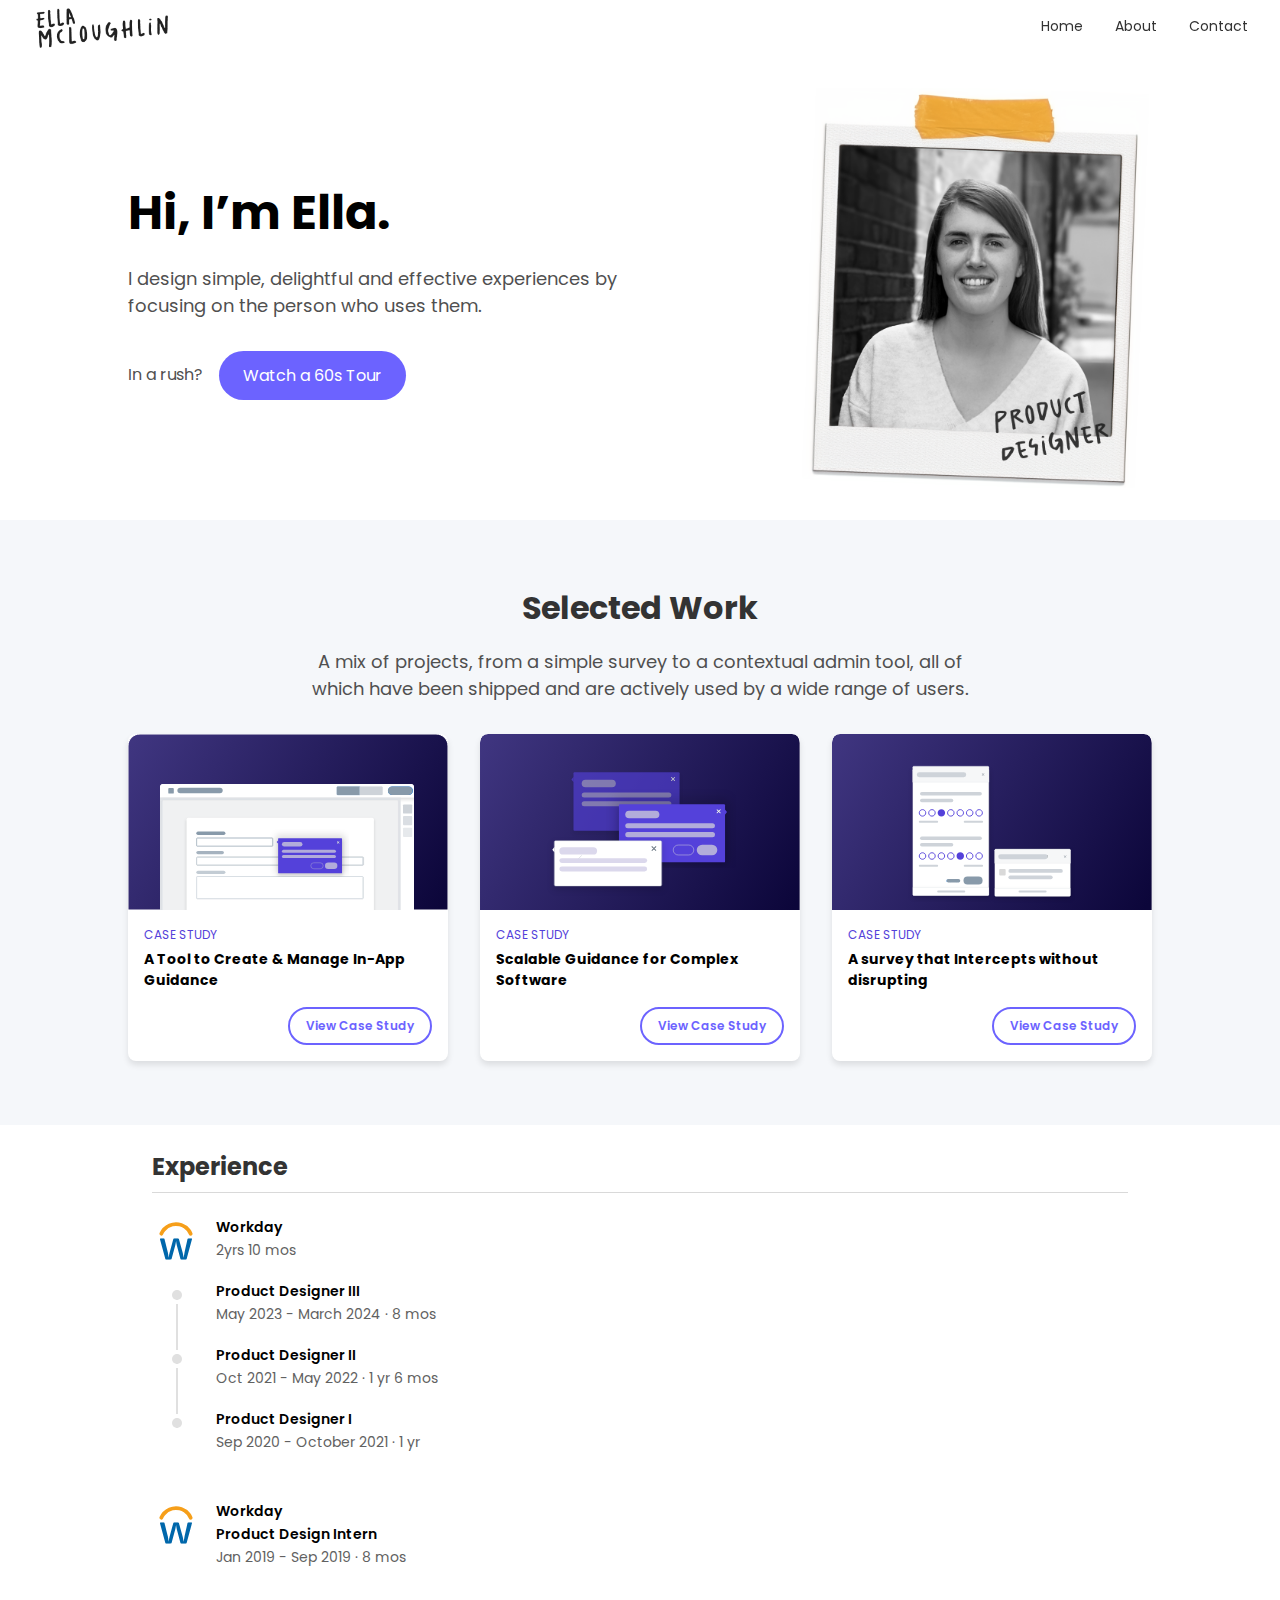
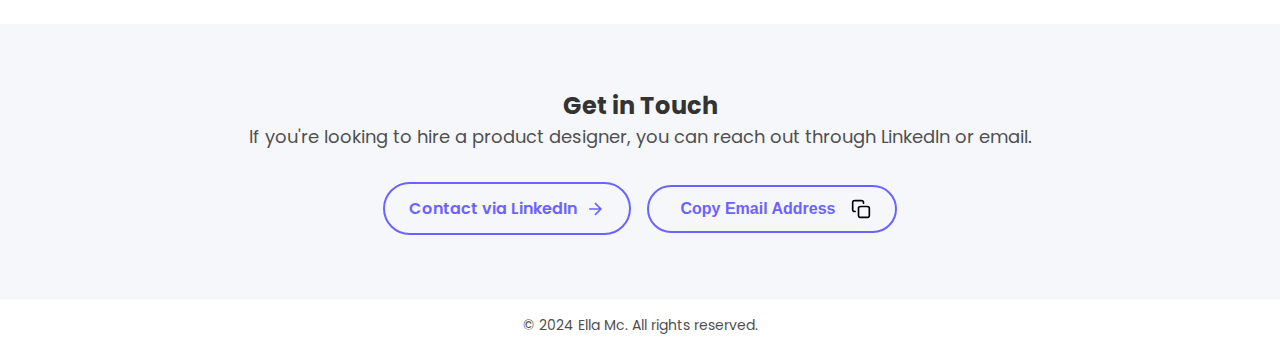
<file: index.html>
<!DOCTYPE html>
<html lang="en">
<head>
    <meta charset="UTF-8">
    <meta name="viewport" content="width=device-width, initial-scale=1.0">
    <title>Ella Mc | Design Portfolio</title>
    <link href="https://fonts.googleapis.com/css2?family=Poppins:wght@400;600&display=swap" rel="stylesheet">
    <link rel="stylesheet" href="style.css">
    <link rel="stylesheet" href="global.css">
</head>
<body>
<!-- Nav Bar -->
    <nav class="navbar">
        <a href="#" class="logo"><img src="./images/long-logo.png" height="40px" width="auto"></a>
        <div class="nav-links">
            <a href="#home" class="active">Home</a>
            <a href="#about">About</a>
            <a href="#contact">Contact</a>
        </div>
        <div class="hamburger">
            <div></div>
            <div></div>
            <div></div>
        </div>
    </nav>
<!-- Hero Section -->
    <section class="hero">
        <div class="hero-content">
            <div class="hero-text">
                <h1>Hi, I’m Ella.</h1>
                <p>I design simple, delightful and effective experiences by focusing on the person who uses them.</p>
                <div class="cta">
                    <span>In a rush?</span>
                    <a href="#" class="btn-primary">Watch a 60s Tour</a>
                </div>
            </div>
            <div class="hero-image">
                <img src="./images/profile-image.png" width="auto" height="400px">
            </div>
        </div>
    </section>
<!-- Selected Work Section -->
    <section class="selected-work">
        <div class="container">
            <h2>Selected Work</h2>
            <p>A mix of projects, from a simple survey to a contextual admin tool, all of which have been shipped and are actively used by a wide range of users.</p>
            <div class="cards">
                <div class="card">
                    <img src="./images/case-study-1.svg" alt="Work 1" width="311px" height="auto">
                    <h5 class="case-study">CASE STUDY</h5>
                    <h4 class="info">A Tool to Create & Manage In-App Guidance</h4>
                    <a href="./pages/case-study-1.html" class="btn-secondary-s">View Case Study</a>
                </div>
                <div class="card">
                    <img src="./images/case-study-2.svg" alt="Work 2" width="311px" height="auto">
                    <h5 class="case-study">CASE STUDY</h5>
                    <h4 class="info">Scalable Guidance for Complex Software</h4>
                    <a href="./pages/case-study-2.html" class="btn-secondary-s">View Case Study</a>
                </div>
                <div class="card">
                    <img src="./images/case-study-3.svg" alt="Work 3" width="311px" height="auto">
                    <h5 class="case-study">CASE STUDY</h5>
                    <h4 class="info">A survey that Intercepts without disrupting </h4>
                    <a href="./pages/case-study-3.html" class="btn-secondary-s">View Case Study</a>
                </div>
            </div>
        </div>
    </section>
<!-- Experience Section -->
    <div class="experience-section">
        <h3 class="section-title">Experience</h3>
        <div class="experience-item">
          <div class="timeline-container">
            <img src="./images/workday.svg" alt="Company Logo" class="company-logo">
            <div class="timeline">
              <div class="timeline-dot"></div>
              <div class="timeline-dot"></div>
              <div class="timeline-dot"></div>
            </div>
          </div>
          <div class="company-details">
            <h4 class="company-name">Workday</h4>
            <h5 class="employment-duration">2yrs 10 mos</h5>
            
            <div class="job-container">
              <h4 class="job-title">Product Designer III</h4>
              <h5 class="job-duration">May 2023 - March 2024 · 8 mos</h5>
            </div>
            
            <div class="job-container">
              <h4 class="job-title">Product Designer II</h4>
              <h5 class="job-duration">Oct 2021 - May 2022 · 1 yr 6 mos</h5>
            </div>
            
            <div class="job-container">
              <h4 class="job-title">Product Designer I</h4>
              <h5 class="job-duration">Sep 2020 - October 2021 · 1 yr</h5>
            </div>
          </div>
        </div>
        <div class="experience-item">
            <div class="timeline-container-empty">
              <img src="./images/workday.svg" alt="Company Logo" class="company-logo">
            </div>
            <div class="company-details">
              <h4 class="company-name">Workday </h4>
              <h4 class="job-title">Product Design Intern</h4>
              <h5 class="employment-duration">Jan 2019 - Sep 2019 · 8 mos</h5>
            </div>
          </div>
      </div>
<!-- Contact Me Section -->
<section id="contact" class="contact-section">
  <div class="container">
      <h3>Get in Touch</h3>
      <p>If you're looking to hire a product designer, you can reach out through LinkedIn or email.</p>
      <div class="contact-buttons">
          <a href="https://www.linkedin.com/in/yourprofile" target="_blank" rel="noopener noreferrer" class="btn-secondary-l">
              Contact via LinkedIn
              <svg class="icon" viewBox="0 0 24 24" xmlns="http://www.w3.org/2000/svg">
                  <path d="M5 12h14M12 5l7 7-7 7"/>
              </svg>
          </a>
          <button class="btn-secondary-l" id="emailContainer">
            <p id="emailAddress">Copy Email Address</p>
            <img src="./images/copy.svg" alt="Copy icon" class="icon">
            <span class="copy-feedback">Email Copied</span>
        </button>
      </div>    
  </div>
</section>

 <!-- Footer -->
    <footer>
        <div class="container">
            <p>&copy; 2024 Ella Mc. All rights reserved.</p>
        </div>
    </footer>

    <script src="script.js"></script>
</body>
</html>
</file>
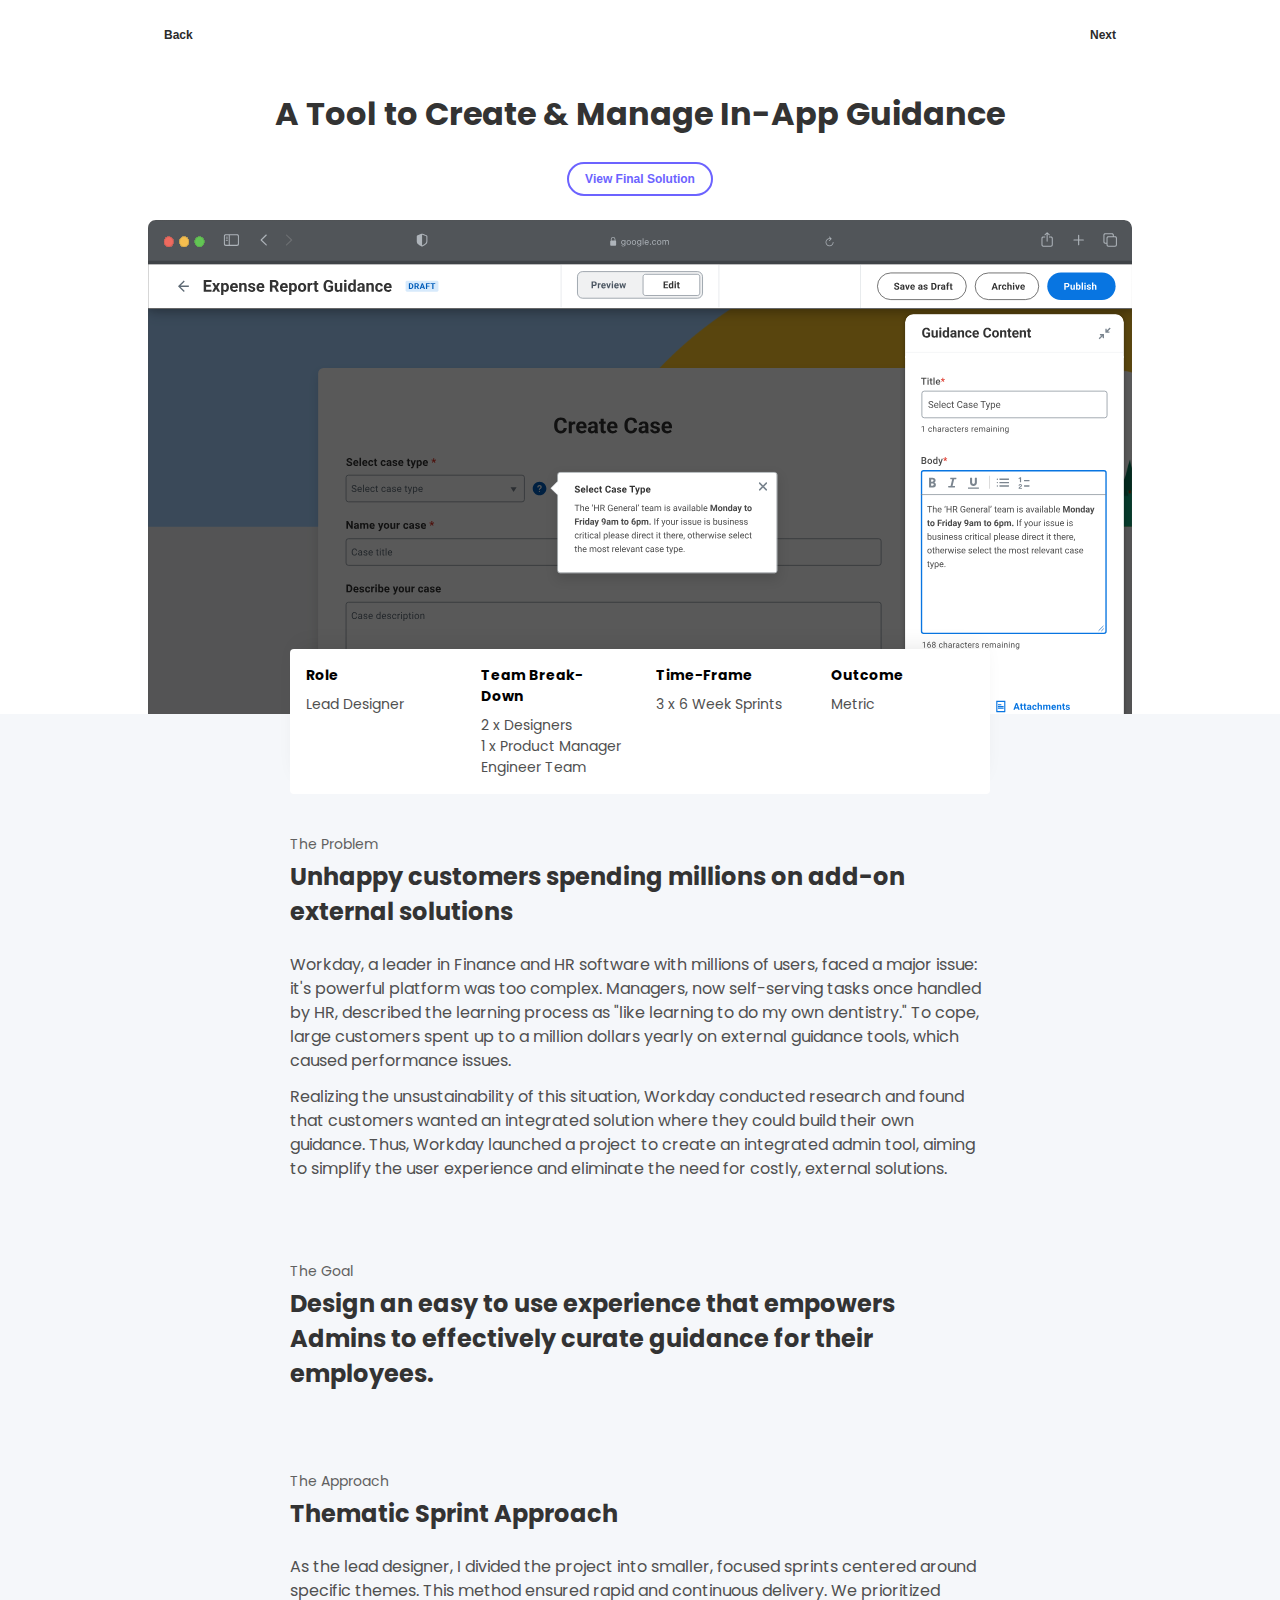
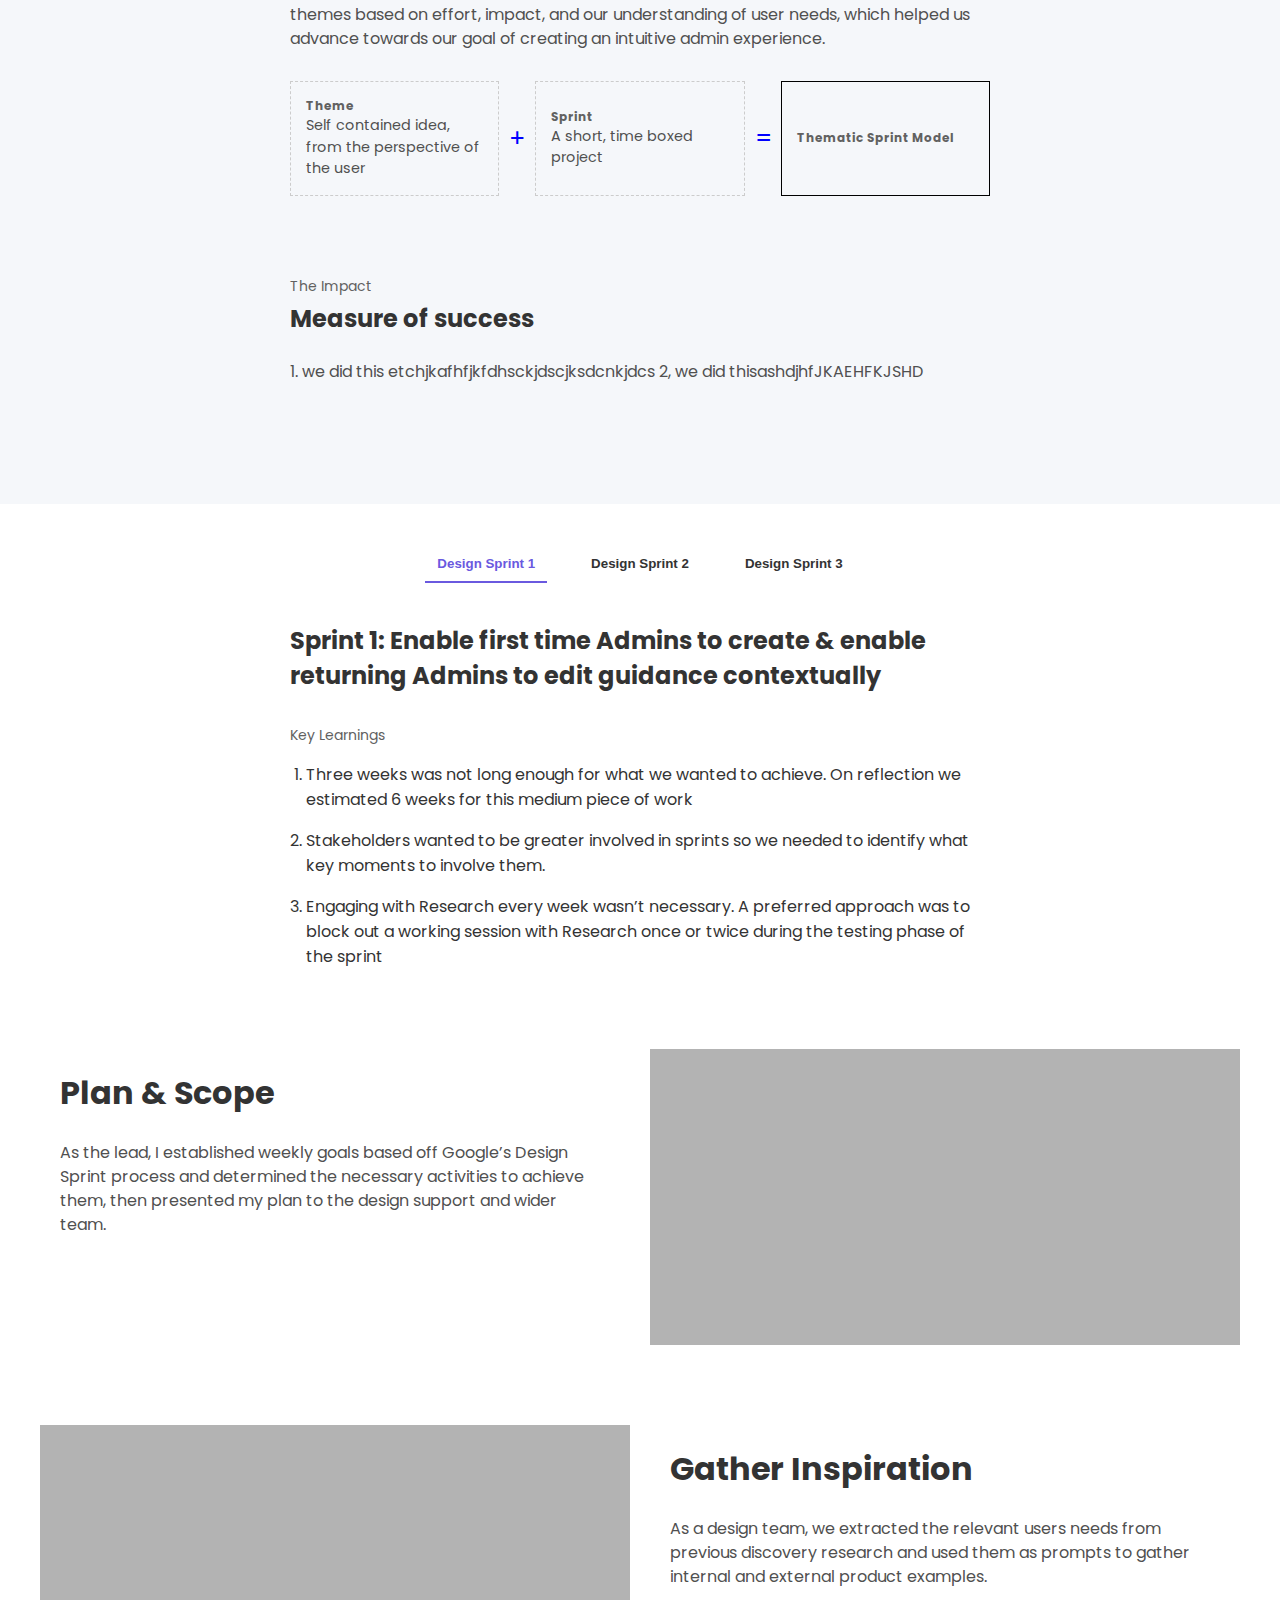
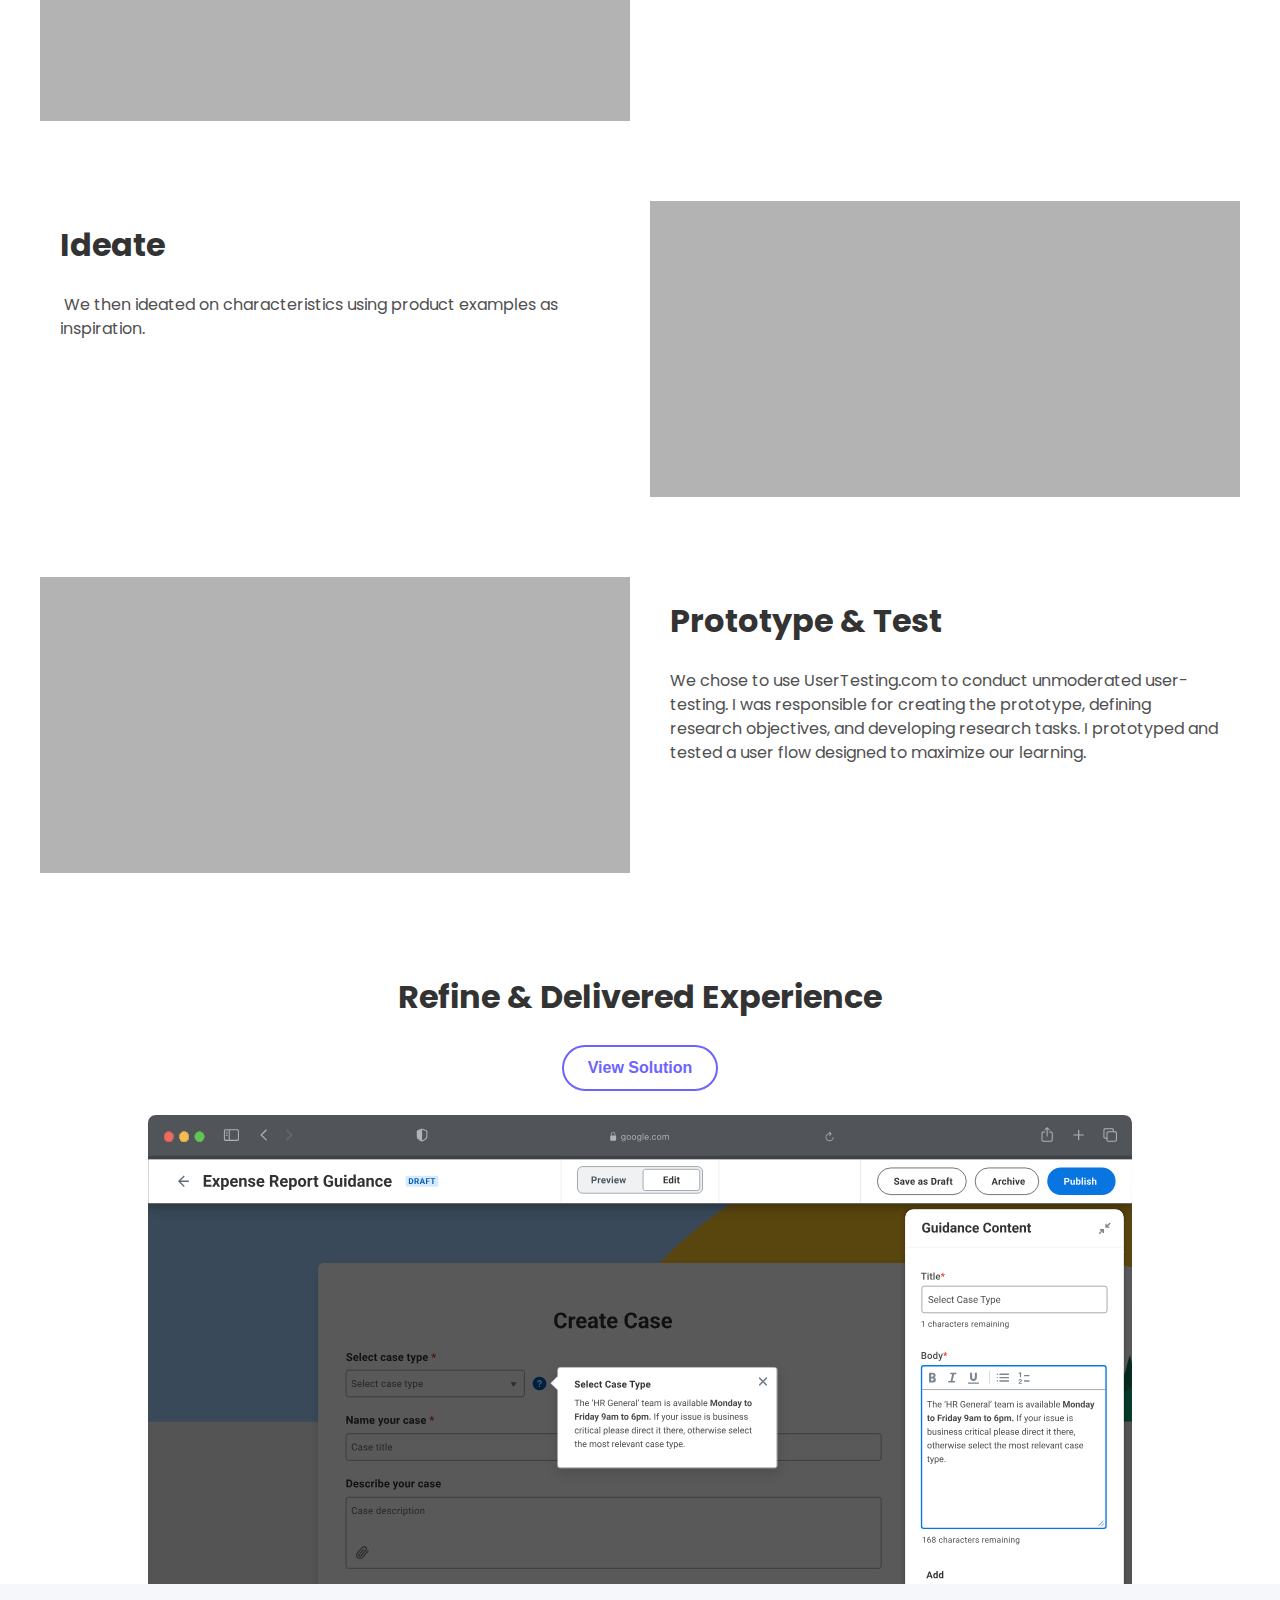
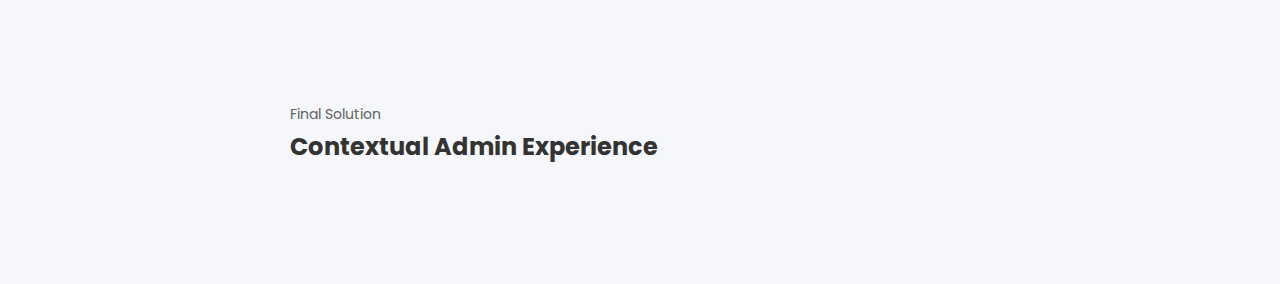
<file: pages/case-study-1.html>
<!DOCTYPE html>
<html lang="en">
<head>
    <meta charset="UTF-8">
    <meta name="viewport" content="width=device-width, initial-scale=1.0">
    <title>Case Study: A Tool to Create & Manage In-App Guidance</title>
    <link href="https://fonts.googleapis.com/css2?family=Poppins:wght@400;600&display=swap" rel="stylesheet">
    <link rel="stylesheet" href="./case-study-1.css">
    <link rel="stylesheet" href="../global.css">

</head>
<body class="case-study-template">
    <!-- Hero Section -->
    <div class="case-study-container">
        <nav class="case-study-nav">
            <button class="btn-tertiary-s btn-back">Back</button>
            <button class="btn-tertiary-s btn-next">Next</button>
        </nav>
        
        <h2>A Tool to Create & Manage In-App Guidance</h2>
        
        <button class="btn-secondary-s">View Final Solution</button>
        
        <div class="hero-image">
            <img src="../images/case-study-1-hero.svg" alt="Macbook Pro Mockup">
        </div>
    </div>
     <!-- High level info  -->
    <section class="case-study-info">
        <div class="container">
          <div class="info-column">
            <h4>Role</h4>
            <p>Lead Designer</p>
          </div>
          <div class="info-column">
            <h4>Team Break-Down</h4>
            <p>2 x Designers</p>
            <p>1 x Product Manager</p>
            <p>Engineer Team</p>
          </div>
          <div class="info-column">
            <h4>Time-Frame</h4>
            <p>3 x 6 Week Sprints</p>
          </div>
          <div class="info-column">
            <h4>Outcome</h4>
            <p>Metric</p>
          </div>
        </div>
      </section>
    
    
    <div class="key-info-wrapper">
        <!-- Design Brief Section -->
        <section class="problem">
            <h4>The Problem</h4>
            <h3>Unhappy customers spending millions on add-on external solutions</h3>
            <p>Workday, a leader in Finance and HR software with millions of users, faced a major issue: it's <span class="highlighted">powerful platform was too complex.</span> Managers, now self-serving tasks once handled by HR, described the learning process as "like learning to do my own dentistry." To cope, large customers spent up to a million dollars yearly on external guidance tools, which caused performance issues.</p>
            <p>Realizing the unsustainability of this situation, Workday conducted research and found that <span class="highlighted"> customers wanted an integrated solution where they could build their own guidance.</span> Thus, Workday launched a project to create an integrated admin tool, aiming to simplify the user experience and eliminate the need for costly, external solutions.</p>
        </section>

        <!-- Design Brief Section -->
        <section class="design-brief">
            <h4>The Goal</h4>
            <h3>Design an easy to use experience that empowers Admins to effectively curate guidance for their employees.</h3>
        </section>

       <!-- Approach Section -->
        <section class="approach" id="approach">
            <h4>The Approach</h4>
            <h3>Thematic Sprint Approach</h3>
            <p>As the lead designer, I divided the project into smaller, <span class="highlighted">focused sprints centered around specific themes</span>. This method ensured rapid and continuous delivery. We prioritized themes based on effort, impact, and our understanding of user needs, which helped us advance towards our goal of creating an intuitive admin experience.</p>
            
            <div class="thematic-sprint-diagram">
                <div class="diagram-item">
                    <h5>Theme</h5>
                    <p>Self contained idea, from the perspective of the user</p>
                </div>
                <div class="diagram-operator">+</div>
                <div class="diagram-item">
                    <h5>Sprint</h5>
                    <p>A short, time boxed project</p>
                </div>
                <div class="diagram-operator">=</div>
                <div class="diagram-item result">
                    <h5>Thematic Sprint Model</h5>
                </div>
            </div>
        </section>

        <!-- Impact -->
        <section class="approach" id="approach">
            <h4>The Impact</h4>
            <h3>Measure of success</h3>
            <p> 1. we did this etchjkafhfjkfdhsckjdscjksdcnkjdcs 2, we did thisashdjhfJKAEHFKJSHD</p>   
        </section>

        <!-- Themes Section
        <section class="themes">
            <h4>Themes</h4>
            <h3>Gather to divide the experience into themes based on what we previously knew from research. </h3>      
        </section> -->

    </div>

    <!-- Tab Section -->
    <div class="tab-container">
        <div class="tabs-wrapper">
            <div class="tabs">
                <button class="tablink active" onclick="openTab('tab1')">Design Sprint 1</button>
                <button class="tablink" onclick="openTab('tab2')">Design Sprint 2</button>
                <button class="tablink" onclick="openTab('tab3')">Design Sprint 3</button>
            </div>
        </div>
        <!-- Sprint 1 -->
        <div id="tab1" class="tabcontent">  

            <!-- Sprint Title -->
            <h3 class="sprint-title">Sprint 1: Enable first time Admins to create & enable returning Admins to edit guidance contextually</h3>
          
            <!-- Key learnings section -->
            <div class="key-learnings-wrapper">
                <h4>Key Learnings</h3>
                <ol>
                    <li>Three weeks was not long enough for what we wanted to achieve. On reflection we estimated 6 weeks for this medium piece of work</li>
                    <li>Stakeholders wanted to be greater involved in sprints so we needed to identify what key moments to involve them.</li>
                    <li>Engaging with Research every week wasn’t necessary. A preferred approach was to block out a working session with Research once or twice during the testing phase of the sprint</li>
                </ol>
            </div>
            
            <!-- Plan Section -->
            <div class="process-wrapper">
                <div class="column process-title-and-text">
                    <h2>Plan & Scope</h2>
                    <p>As the lead, I established weekly goals based off Google’s Design Sprint process and determined the necessary activities to achieve them, then presented my plan to the design support and wider team. </p>
                </div>
                <div class="column process-image">
                    <img scr="">
                </div>
            </div>
            </div>
            <!-- Gather Inspiration -->
            <div class="process-wrapper">
                <div class="column process-image">
                    <img scr="">
                </div>
                <div class="column process-title-and-text">
                    <h2>Gather Inspiration</h2>
                    <p>As a design team, we extracted the relevant users needs from previous discovery research and used them as prompts to gather internal and external product examples. </p>
                </div>
            </div>
            </div>
            <!-- Ideate -->
            <div class="process-wrapper">
                <div class="column process-title-and-text">
                    <h2>Ideate</h2>
                    <p> We then ideated on characteristics using product examples as inspiration.</p>
                </div>
                <div class="column process-image">
                    <img scr="">
                </div>
            </div>
            </div>
            <!-- Prototype & Test -->
            <div class="process-wrapper">
                <div class="column process-image">
                    <img scr="">
                </div>
                <div class="column process-title-and-text">
                    <h2>Prototype & Test</h2>
                    <p>We chose to use UserTesting.com to conduct <span class="highlighted"> unmoderated user-testing.</span> I was responsible for creating the prototype, defining research objectives, and developing research tasks. I prototyped and tested a user flow designed to maximize our learning. </p>
                </div>
            </div>
        </div>

            <!-- Refine & Deliver -->
            <div class="case-study-container">
        
                <h2>Refine & Delivered Experience</h2>
                
                <button class="btn-secondary-l">View Solution</button>
                
                <div class="hero-image">
                    <img src="../images/case-study-1-hero.svg" alt="Macbook Pro Mockup">
                </div>
            </div>

        <!-- Sprint 2 -->
        <div id="tab2" class="tabcontent" style="display:none;">
          <h3>Design Sprint 2 Content</h3>
        </div>
        <!-- Sprint 3 -->
        <div id="tab3" class="tabcontent" style="display:none;">
          <h3>Sprint 1: Enable first time Admins to create & enable returning Admins to edit guidance contextually</h3>
          <p>This is the content for Design Sprint 3.</p>
        </div>
      </div>

    <!-- Overall Final solution --> 
      <div class="key-info-wrapper">
        <!-- Final Section-->
        <section class="design-brief">
            <h4>Final Solution</h4>
            <h3>Contextual Admin Experience</h3>
        </section>
    </div>

    

      
    
    <script src="./script.js"></script>

</body>
</html>
</file>
<file: style.css>
/* Hero styles */
.hero {
  display: flex;
  justify-content: center;
  align-items: center;
  padding: 32px;
  background-color: #fff;
  margin-top: 56px;
}

.hero-content {
  display: flex;
  gap: 32px;
  width: 100%;
  max-width: 1024px;
  align-items: center;
}

.hero-text {
  flex: 1;
}

.hero-text h1 {
  font-size: 48px;
  margin-bottom: 16px;
}

.hero-text p {
  margin-bottom: 32px;
  line-height: 1.5;
}

.cta {
  display: flex;
  align-items: center;
  gap: 16px;
}

.hero-image {
  flex: 1;
  display: flex;
  justify-content: flex-end;
  background-color: #ffffff;
  width: 100%;
  height: 400px;
}

@media screen and (max-width: 768px) {
  .nav-links {
      display: none;
      position: absolute;
      top: 100%;
      left: 0;
      width: 100%;
      background-color: #fff;
      flex-direction: column;
      align-items: center;
      padding: 16px;
  }

  .nav-links.active {
      display: flex;
  }

  .hamburger {
      display: block;
  }

  .navbar.scrolled {
      width: 100%;
      left: 0;
      border-radius: 0;
      margin-top: 0;
  }

  .hero-content {
      flex-direction: column;
  }

  .hero-image {
      display: none;
  }

  .hero-text h1 {
      font-size: 32px;
  }

  .hero-text p {
      font-size: 16px;
  }
}

/* Selected Work Section */
.selected-work {
  padding: 64px 32px;
  background-color: #F5F7FA;
  text-align: center;
}

.selected-work h2 {
  font-size: 32px;
  margin-bottom: 16px;
}

.selected-work p {
  margin-bottom: 32px;
  text-align: center;
  max-width: 700px;
  margin-left: auto;
  margin-right: auto;
}

.cards {
  display: flex;
  gap: 32px;
  justify-content: center;
  flex-wrap: wrap;
}

.card .btn-secondary-s {
  align-self: flex-end;
  margin-right: 16px; /* Add some right margin to the button */
  margin-top: auto; /* Push the button to the bottom of the card */
  margin-bottom: 16px;
} 

h5.case-study {
  color: #5441DA;
  font-weight: 400;
  margin: 16px 16px 5px 16px;
  text-align: left;
}

h4.info {
  margin: 0 16px 16px;
  text-align: left;
}

/* Experience Section */

.experience-section {
  max-width: 1024px;
  margin: 0 auto;
  padding: 24px;
}

.section-title {
  margin-bottom: 8px;
  padding-bottom: 8px;
  border-bottom: 1px solid rgba(0, 0, 0, 0.15);
}

.experience-item {
  display: flex;
  align-items: flex-start;
  padding: 16px 0;
  position: relative;
  height: auto;
}

.timeline-container {
  position: relative;
  margin-right: 16px;
  min-height: 250px;
}

.timeline-container-empty {
  position: relative;
  margin-right: 16px;
}

.company-logo {
  width: 48px;
  height: 48px;
  object-fit: contain;
  position: relative;
  z-index: 2;
  background-color: white;
}

.timeline {
  position: absolute;
  top: 73px;
  left: 24px;
  width: 1.5px;
  height: calc(100% - 110px);
  background-color: #e0e0e0;
}

.timeline-dot {
  position: absolute;
  left: 50%;
  transform: translateX(-50%);
  width: 10px;
  height: 10px;
  border-radius: 50%;
  background-color: #e0e0e0;
  z-index: 2;
}

.timeline-dot:nth-child(1) {
  top: 0px;
}

.timeline-dot:nth-child(2) {
  top: 64px;
}

.timeline-dot:nth-child(3) {
  top: 128px;
}

.timeline::before,
.timeline::after,
.timeline-dot::before,
.timeline-dot::after {
  content: '';
  position: absolute;
  left: 50%;
  transform: translateX(-50%);
  width: 2px;
  height: 4px;
  background-color: white;
}

.timeline::before {
  top: -4px;
}

.timeline::after {
  bottom: -4px;
}

.timeline-dot::before {
  top: -4px;
}

.timeline-dot::after {
  bottom: -4px;
}

.company-details {
  flex: 1;
}

.company-name {
  font-weight: 600;
  margin: 0 0 2px;
}

.employment-duration {
  font-size: 14px;
  margin: 0 0 16px;
}

.job-container {
  margin-bottom: 16px;
  position: relative;
  padding-top: 4px;
}

.job-title {
  font-weight: 600;
  margin: 0 0 2px;
}

.job-duration {
  font-size: 14px;
}

@media (max-width: 768px) {
  .experience-section {
      padding: 16px;
  }

  .contact-buttons {
    flex-direction: column;
  }
}

/*Contact Section */

.contact-section {
  background-color: #F5F7FA;
  padding: 64px 0;
  text-align: center;
}

.contact-buttons {
  display: flex;
  gap: 16px;
  justify-content: center;
  align-items: center;
  margin-top: 32px;
}

#emailContainer {
  position: relative;
  overflow: hidden;
}

#emailContainer .copy-feedback {
  position: absolute;
  top: 0;
  left: 0;
  right: 0;
  bottom: 0;
  background-color: #6c63ff;
  color: white;
  display: flex;
  align-items: center;
  justify-content: center;
  opacity: 0;
  transition: opacity 0.3s ease;
  pointer-events: none;
}

#emailContainer.copied .copy-feedback {
  opacity: 1;
}

#emailContainer.copied .icon {
  transform: scale(1.2);
}

p#emailAddress {
  color: #6c63ff;
  text-decoration: none;
  border-radius: 32px;
  transition: all 0.3s ease;
  font-weight: 600;
  cursor: pointer;
  width: 250px;
  font-size: 16px;
}

p#emailAddress:hover {
  color: #ffffff;
}

/* Footer Styles */
footer {
  background-color: #ffffff;
  color: #fff;
  padding: 16px 0;
  margin-top: auto;
}

footer p {
  text-align: center;
  font-size: 14px;
}
</file>
<file: global.css>
/* General and Global Styles */
* {
  margin: 0;
  padding: 0;
  box-sizing: border-box;
}

body {
  font-family: 'Poppins', sans-serif;
  height: auto;
  background-color: #ffffff;
  margin: 0;
}

h1 {
  font-size: 48px;
  margin-bottom: 40px;
}

h2 {
  font-size: 32px;
  color: #333;


}

h3 {
  font-size: 24px;
  color: #333;
}

h4 {
  font-size: 14px;
}

h5 {
  font-size: 12px;
  font-weight: 400;
  color: #616161;
}

p {
  font-size: 18px;
  color: #505050;
}


span {
  font-size: 16px;
  line-height: 1.5;
  color: #505050;
}

/* Button styles */
.btn-primary {
  display: inline-block;
  padding: 12px 24px;
  background-color: #6c63ff;
  color: #fff;
  text-decoration: none;
  border-radius: 32px;
  transition: background-color 0.3s ease;
}

.btn-primary:hover {
  background-color: #574bfa;
}


/* Secondary Button Style */
.btn-secondary-s {
    display: inline-block;
    align-items: center;
    justify-content: center;
    padding: 8px 16px;
    background-color: transparent;
    color: #6c63ff;
    text-decoration: none;
    border-radius: 32px;
    transition: all 0.3s ease;
    border: 2px solid #6c63ff;
    font-weight: 600;
    cursor: pointer;
    font-size: 12px;
  }
  
 .btn-secondary-s:hover {
    background-color: #6c63ff;
    color: #fff;
  }

.btn-secondary-l {
  display: inline-flex;
  align-items: center;
  justify-content: center;
  padding: 12px 24px;
  background-color: transparent;
  color: #6c63ff;
  text-decoration: none;
  border-radius: 32px;
  transition: all 0.3s ease;
  border: 2px solid #6c63ff;
  font-weight: 600;
  cursor: pointer;
  max-width: 250px;
  font-size: 16px;
}

.btn-secondary-l:hover {
  background-color: #6c63ff;
  color: #fff;
}

.btn-secondary-l .icon {
  width: 20px;
  height: 20px;
  margin-left: 8px;
  stroke: currentColor;
  stroke-width: 2;
  fill: none;
  transition: transform 0.3s ease;
}

.btn-secondary-l:hover .icon {
  transform: translateX(4px);
}


/* Tertiary Button Style */
.btn-tertiary-s {
    display: inline-block;
    align-items: center;
    justify-content: center;
    padding: 8px 16px;
    background-color: transparent;
    color: #2b2b2b;
    text-decoration: none;
    border: transparent;
    transition: all 0.3s ease;
    font-weight: 600;
    cursor: pointer;
    font-size: 12px;
  }


/* Card styles */
.card {
  background: #fff;
  border-radius: 8px;
  box-shadow: 0 4px 6px rgba(0, 0, 0, 0.1);
  overflow: hidden;
  width: 320px;
  display: flex;
  flex-direction: column;
}

.card img {
  width: 320px;
  height: 176px;
  object-fit: cover;
  align-self: center;
  border-top-left-radius: 8px;
  border-top-right-radius: 8px;
}

/* Navbar styles */
.navbar {
  position: fixed;
  top: 0;
  left: 0;
  width: 100%;
  padding: 8px 32px 8px 32px;
  display: flex;
  justify-content: space-between;
  align-items: center;
  background-color: #ffffffd4;
  transition: all 0.3s ease-in-out;
  z-index: 1000;
}

.navbar.scrolled {
  width: 90%;
  left: 5%;
  border-radius: 50px;
  box-shadow: 0 4px 20px rgba(0, 0, 0, 0.1);
  margin-top: 8px;
}

.navbar a {
  height: 40px;
}

.nav-links {
  display: flex;
  gap: 32px;
  transition: all 0.3s ease-in-out;
}

.nav-links a {
  text-decoration: none;
  color: #333;
  font-weight: 400;
  transition: color 0.3s ease;
  font-size: 14px;
  position: relative;
  padding: 8px 0;
}

.nav-links a:hover {
  color: #ff4d4d;
}

.hamburger {
  display: none;
  cursor: pointer;
}

.hamburger div {
  width: 25px;
  height: 3px;
  background-color: #333;
  margin: 5px 0;
  transition: 0.4s;
}
</file>
<file: pages/case-study-1.css>
/* Case Study Specific Styles */

body p {  
    font-size: 16px;
    line-height: 150%;
   }


/* highlight 

.highlighted {
    background-image: linear-gradient(to right, #ece05877 50%, transparent 50%);
    background-size: 200% 100%;
    background-position: 100% 0;
    transition: background-position 1s ease;
}

.active-highlight {
    background-position: 0 0;
}
    */

/* Case-Study-Hero-Section */
.case-study-container {
    max-width: 1024px;
    margin: 0 auto;
    padding: 20px 20px 0px 20px;
    text-align: center;
}

.case-study-nav {
    display: flex;
    justify-content: space-between;
    margin-bottom: 40px;
}

.btn-back, .btn-next {
    width: auto;
}

.hero-image {
    width: 100%;
    max-width: 1200px;
    margin-top: 24px;
    margin-bottom: 0;
    margin-left: auto;
    margin-right: auto;
}

.hero-image img {
    max-width: 100%;
    height: auto;
    border-radius: 0px;
    box-shadow: 0 4px px rgba(0, 0, 0, 0.1);
    margin-bottom: 0;
    display: block;
}

.btn-secondary {
    margin: 20px auto 40px;
    display: block;
}

h2 {
    margin-bottom: 24px;
}

/* Case-Study-Info */
.case-study-info {
    background-color: #ffffff;
    padding: 16px 0;
    max-width: 700px;
    margin: -80px auto -80px auto; /* Negative margins to overlap the sections above and below */
    z-index: 10; /* Ensure it sits on top */
    position: relative; /* Ensure it can overlap other elements */
    box-shadow: 0 -11px 20px -10px rgba(0, 0, 0, 0.1);
    border:  px solid #e5e5e5;
    border-radius: 4px;


}

.container {
    max-width: 1024px;
    width: 100%;
    margin: 0 auto;
    display: flex;
    justify-content: space-between;
    flex-wrap: wrap; /* Ensure no wrapping */
    padding: 0 0; /* Padding to prevent touching edges on smaller screens */
    box-sizing: border-box; 
}

.info-column {
    flex: 1;
    padding: 0 16px;
    min-width: 0; /* Prevent columns from overflowing */
}

.info-column h4 {
    margin-bottom: 8px;
}

.info-column p {
    font-size: 14px;
}

@media (max-width: 768px) {
    .container {
        flex-wrap: wrap; /* Allow wrapping */
    }

    .info-column {
        flex: 1 1 50%; /* Ensure two columns per row */
        margin-bottom: 20px;
    }
}

@media (max-width: 480px) {
    .info-column {
        flex: 1 1 100%; /* Ensure one column per row */
    }
}


/* key-info-wrapper */
.key-info-wrapper {
    background-color: #F5F7FA;
    padding: 120px 20px 40px; /* Added horizontal padding */
    position: relative;
    z-index: 1;
    margin-top: -40px;
}

/* Common styles for all sections */
.problem,
.design-brief,
.approach,
.themes {
    max-width: 700px;
    margin-left: auto;
    margin-right: auto;
    width: 100%;
    text-align: left;
    margin-bottom: 80px; /* Added margin between sections */
}

/* Common heading styles */
.problem h4,
.design-brief h4,
.approach h4,
.themes h4 {
    font-weight: 400;
    color: #616161;
    margin-bottom: 4px;
}

.problem h3,
.approach h3,
.themes h3 {
    margin-bottom: 24px;
}

.problem p {
    margin-bottom: 12px;
}

/* Thematic Sprint Diagram */
.thematic-sprint-diagram {
    display: flex;
    flex-wrap: wrap;
    justify-content: center;
    align-items: stretch;
    margin-top: 30px;
}

.diagram-item {
    flex: 1 1 0;
    display: flex;
    flex-direction: column;
    justify-content: center;
    border: 1px dashed #ccc;
    padding: 15px;
    text-align: left;
    min-width: 200px;
}

.diagram-item h5 {
    margin-top: 0;
    font-weight: bold;
}

.diagram-item p {
    font-size: 0.9em;
    margin-bottom: 0;
}

.diagram-operator {
    font-size: 24px;
    margin: 0 10px;
    color: #0000FF;
    display: flex;
    align-items: center;
    justify-content: center;
}

.diagram-item.result {
    border: 1px solid #000;
}

/* Responsive adjustments */
@media (max-width: 768px) {
    .thematic-sprint-diagram {
        flex-direction: column;
        align-items: center;
    }
    
    .diagram-item {
        flex: 0 1 auto;
        width: 100%;
        max-width: 300px;
    }
    
    .diagram-operator {
        margin: 10px 0;
        width: 100%;
        max-width: 300px;
    }
}



/* Tab section */
.tab-container {
    
    margin: 40px auto;
    padding: 0px;
    background-color: #fff;
}

.tabs-wrapper {
    position: sticky;
    top: 0;
    z-index: 1000;
    background-color: #fff;
    transition: box-shadow 0.3s ease;
}

.tabs {
    display: flex;
    justify-content: center;
    margin-bottom: 40px;
}

.tablink {
    color: #333;
    padding: 12px 12px;
    border: none;
    cursor: pointer;
    margin: 0 16px;
    background-color: transparent;
    position: relative;
    font-weight: 600;
}

.tablink.active {
    color: #6A59DF;
}

.tablink.active::after {
    content: '';
    position: absolute;
    left: 0;
    bottom: 0;
    width: 100%;
    height: 2px;
    background-color: #6A59DF;
}

.tabs-wrapper.sticky {
    box-shadow: 0 2px 4px rgba(0, 0, 0, 0.1);
}

/* Sprint Title */
.sprint-title {
    margin-top: 32px;
    margin-bottom: 32px;
    max-width: 700px;
    margin-left: auto;
    margin-right: auto;
}

/* Key Learnings section */ 

.key-learnings-wrapper {
    max-width: 700px;
    margin-left: auto;
    margin-right: auto;
}

  .key-learnings-wrapper h4 {
    font-weight: 400;
    color: #616161;
    margin-bottom: 8px;
 }

  .key-learnings-wrapper li {
    color: #333;
    margin: 16px
  }
 
  /* Plan Section */ 

  .process-wrapper {
    display: flex;
    justify-content: space-between;
    max-width: 1200px;
    margin: 80px auto;
    padding: 0px;
    gap: 20px;
}

.column {
    flex: 1;
    padding: 20px;
    background-color: #fff;
}

.column.process-image {
    background-color: #b3b3b3;
    height: 296px;
}


@media (max-width: 768px) {
    .process-wrapper {
        flex-direction: column;
    }

    .column {
        margin-bottom: 20px;
    }
}
</file>
